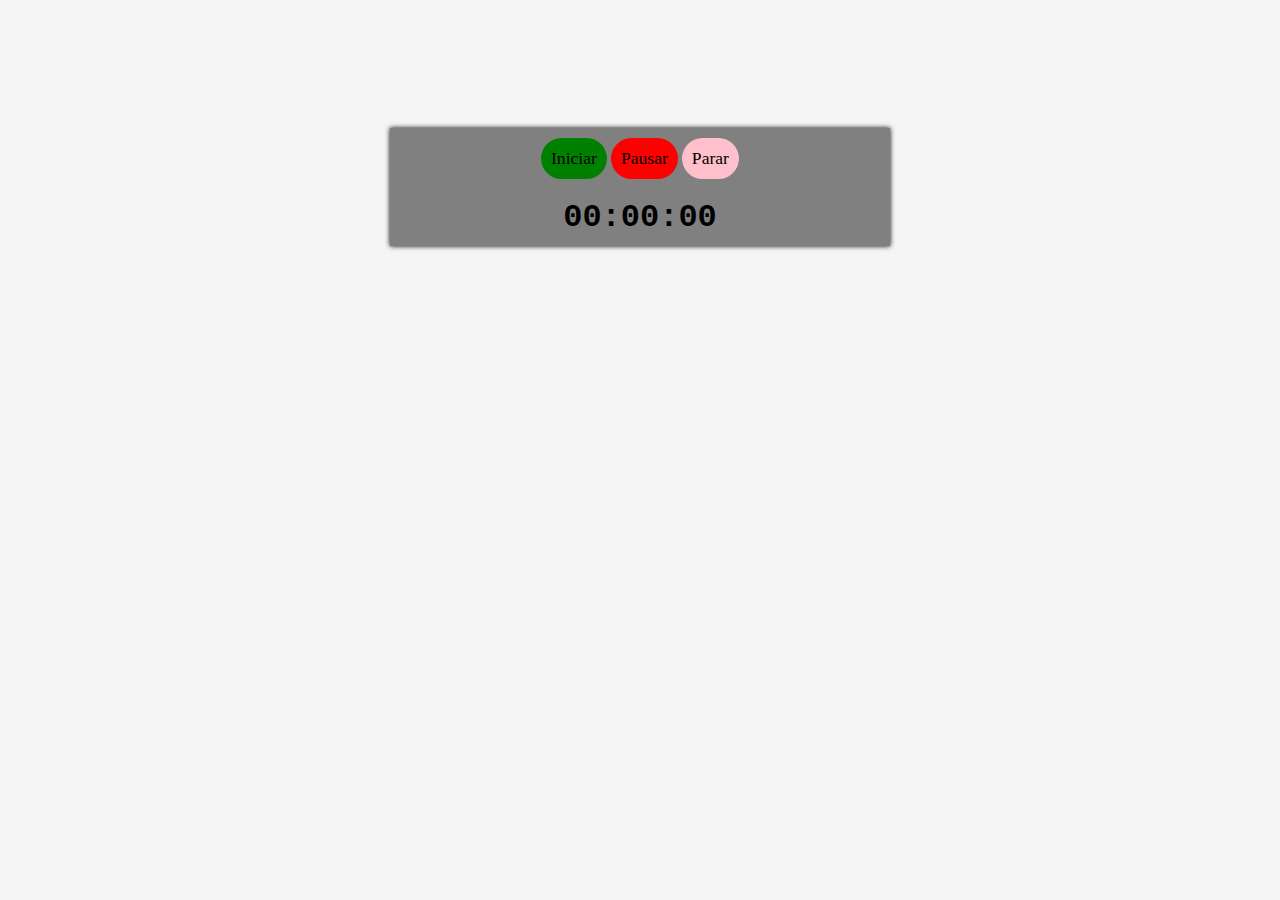
<file: cronometro/index.html>
<!DOCTYPE html>
<html lang="pt-br">
<head>
    <meta charset="UTF-8">
    <meta http-equiv="X-UA-Compatible" content="IE=edge">
    <meta name="viewport" content="width=device-width, initial-scale=1.0">
    <title>Cronometro</title>
</head>

<style>
    * {
        margin: 0 auto;
        padding: 0;
    }

    body {
        background-color:whitesmoke;
    }

    .max-width {
        max-width: 500px;
        width: 100%;
        padding: 10px;
        box-sizing: border-box;
        margin-top: 10%;
        background-color:grey;
        box-shadow: 0 0 5px black;
        text-align: center;
    }

    h1 {
        font-family: 'Courier New', Courier, monospace;
        margin-top: 20px;
    }

    button {
        padding: 10px;
        border: none;
        outline: none;
        font-family: 'Segoe UI';
        font-size: 1.1em;
        transition: all .5s;
        cursor: pointer;
        border-radius: 25px;
    }

    button:hover {
        background-color: #a1c0d1;
    }

    button:active {
        background-color: #111;
    }

    .bg-green {
        background-color: green;
    }

    .bg-black {
        background-color: red;
    }

    .bg-red {
        background-color: pink;
    }
</style>

<body>

    <div class="max-width">
        <button onclick = "start(); "class="bg-green">Iniciar</button>
        <button onclick = "pause(); "class="bg-black">Pausar</button>
        <button onclick = "stop(); "class="bg-red">Parar</button>
        <h1 id="counter">00:00:00</h1>
    </div>
    <script src="cron.js"></script>
</body>
</html>
</file>
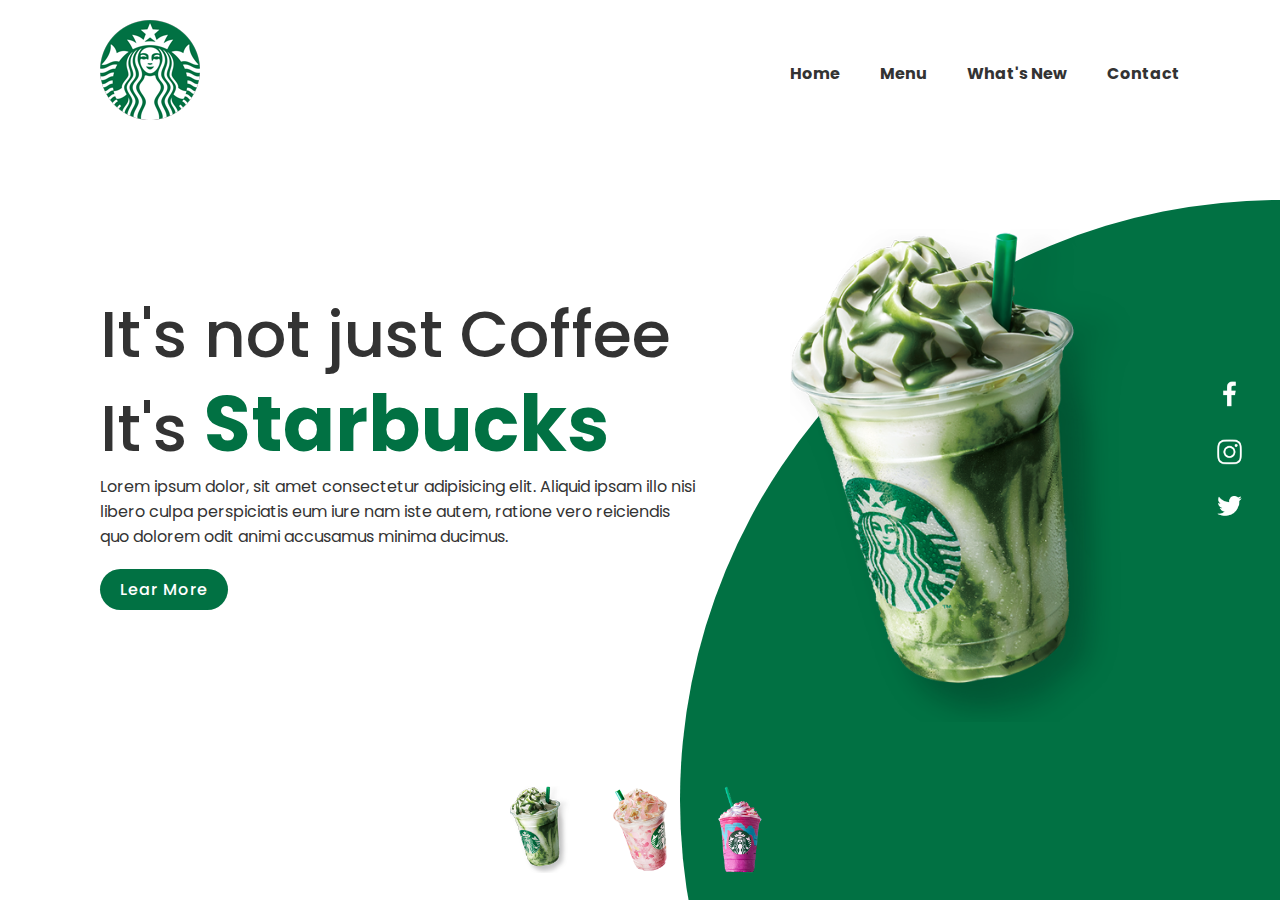
<file: Pagina starbucks/index.html>
<!DOCTYPE html>
<html lang="pt-br">

<head>
    <meta charset="UTF-8">
    <meta http-equiv="X-UA-Compatible" content="IE=edge">
    <meta name="viewport" content="width=device-width, initial-scale=1.0">
    <link rel="stylesheet" href="style.css">
    <title>Starbucks Landing Page Responsivo </title>
</head>

<body>

    <section>
        <div class="circle"></div>

        <header>
            <a href="#" class="logo"> <img src="images/logo.png"> </a>
            <div class="toggle" onclick="toggleMenu();"></div>
            <ul class="navigation">
                <li> <a href="#">Home</a> </li>
                <li> <a href="#">Menu</a> </li>
                <li> <a href="#">What's New</a> </li>
                <li> <a href="#">Contact</a> </li>
            </ul>
        </header>

        <div class="content">
            <div class="textBox">
                <h2>It's not just Coffee <br>It's <span>Starbucks</span></h2>
                <p>Lorem ipsum dolor, sit amet consectetur adipisicing elit.
                    Aliquid ipsam illo nisi libero culpa perspiciatis eum iure nam iste autem,
                    ratione vero reiciendis quo dolorem odit animi accusamus minima ducimus.</p>
                <a href="">Lear More</a>
            </div>

            <div class="imgBox">
                <img src="images/img1.png" class="starbucks">
            </div>
        </div>

        <ul class="thumb">
            <li><img src="images/thumb1.png" onclick="imgSlider('images/img1.png');changeCircleColor('#017143')"></li>
            <li><img src="images/thumb2.png" onclick="imgSlider('images/img2.png');changeCircleColor('#eb7495')"></li>
            <li><img src="images/thumb3.png" onclick="imgSlider('images/img3.png');changeCircleColor('#d752b1')"></li>
        </ul>

        <ul class="sci">
            <li><a href="#"><img src="images/facebook.png"></a></li>
            <li><a href="#"><img src="images/instagram.png"></a></li>
            <li><a href="#"><img src="images/twitter.png"></a></li>
        </ul>

    </section>

    <script type="text/javascript">
        function imgSlider(anything) {
            document.querySelector('.starbucks').src = anything;
        }

        function changeCircleColor(color) {
            const circle = document.querySelector('.circle');
            circle.style.background = color;
        }

        function toggleMenu(){
            var menuToggle = document.querySelector('.toggle');
            var navigation = document.querySelector('.navigation')
            menuToggle.classList.toggle('active')
            navigation.classList.toggle('active')
        }
    </script>

</body>

</html>
</file>
<file: Pagina starbucks/style.css>
@import url('https://fonts.googleapis.com/css2?family=Poppins:wght@300&display=swap');

* { 
    margin: 0;
    padding: 0;
    box-sizing: border-box;
    font-family: 'Poppins', sans-serif;
}

section {
    position: relative;
    width: 100%;
    min-height: 100vh;
    padding: 100px;
    display: flex;
    justify-content: space-between;
    align-items: center;
    background: #fff;
}

header {
    position: absolute;
    top: 0;
    left: 0;
    width: 100%;
    padding:  20px 100px;
    display: flex;
    justify-content: space-between;
    align-items: center;

}

header .logo {
    position: relative;
    max-width: 80px;
}

header ul {
    position: relative;
    display: flex;
}

header ul li {
    list-style: none;
}

header ul li a {
    display: inline-block;
    color: #333;
    font-weight: bolder;
    margin-left: 40px;
    text-decoration: none;
}

.content {
    position: relative;
    width: 100%;
    display: flex;
    justify-content: space-between;
    align-items: center;
}

.content .textBox {
    position: relative;
    max-width: 600px;
}

.content .textBox h2 {
    color: #333;
    font-size: 4em;
    line-height: 1.4em;
    font-weight: 500;
}

.content .textBox h2 span {
    color: #017143;
    font-size: 1.2em;
    font-weight: bolder;
}

.content .textBox p {
    color: #333;
}

.content .textBox a {
    display: inline-block;
    margin-top: 20px;
    padding: 8px 20px;
    background: #017143;
    color: #fff;
    border-radius: 40px;
    font-weight: 500;
    letter-spacing: 1px;
    text-decoration: none;
}

.content .imgBox {
    width: 600px;
    display: flex;
    justify-content: flex-end;
    padding-right: 50px;
    margin-top: 50px;
}

.content .imgBox img {
    max-width: 340px;
}

.thumb {
    position: absolute;
    left: 50%;
    bottom: 20px;
    transform: translateX(-50%);
    display: flex;
}

.thumb li {
    list-style: none;
    display: inline-block;
    margin: 0 20px;
    cursor: pointer;
    transition: 0.5s;
}

.thumb li:hover {
    transform: translateY(-20px);
}

.thumb li img {
    max-width: 60px;
}

.sci {
    position: absolute;
    top: 50%;
    right: 30px;
    transform: translateY(-50%);
    display: flex;
    justify-content: center;
    align-items: center;
    flex-direction: column;
}

.sci li {
    list-style: none;
}

.sci li a {
    display: inline-block;
    margin: 5px 0;
    transform: scale(0.6);
    filter: invert(1);
}

.circle {
    position: absolute;
    top: 0;
    left: 0;
    width: 100%;
    height: 100%;
    background: #017143;
    clip-path: circle(600px at right 800px);
}

@media (max-width: 991px) {

    header {
        padding: 20px;
    }

    header .logo {
        max-width: 60px;
    }

    header ul {
        display: none;
    }

    .toggle {
        position: relative;
        width: 30px;
        height: 30px;
        cursor: pointer;
        background: url(images/menu.png);
        background-size: 30px;
        background-position: center;
        background-repeat: no-repeat;
        filter: invert(1);
        z-index: 11;
    }

    .toggle.active {
        position: fixed;
        right: 20px;
        background: url(images/close.png);
        background-size: 25px;
        background-position: center;
        background-repeat: no-repeat;
    }

    header ul.navigation.active {
        position: fixed;
        top: 0;
        left: 0;
        width: 100%;
        height: 100%;
        display: flex;
        justify-content: center;
        align-items: center;
        flex-direction: column;
        background: #fff;
        z-index: 10;
    }

    header ul li a {
        font-size: 1.5em;
        margin: 5px 0;
    }

    section {
        padding: 30px 30px 140px;
    }

    .content{
        flex-direction: column;
        margin-top: 100px;
    }

    .content .textBox h2 {
        font-size: 2.5em;
        margin-bottom: 15px;
    }

    .content .textBox {
        max-width: 100%;
    }

    .content .imgBox {
        max-width: 100%;
        justify-content: center;
    }

    .content .imgBox img {
        max-width: 250px;
    }

    .thumb li img {
        max-width: 40px;
    }

    .circle {
        clip-path: circle(400px at center bottom);
    }

    .sci {
        background: #017143;
        right: 0;
        width: 50px;
        border-top-left-radius: 5px;
        border-bottom-left-radius: 5px;
    }
}
</file>
